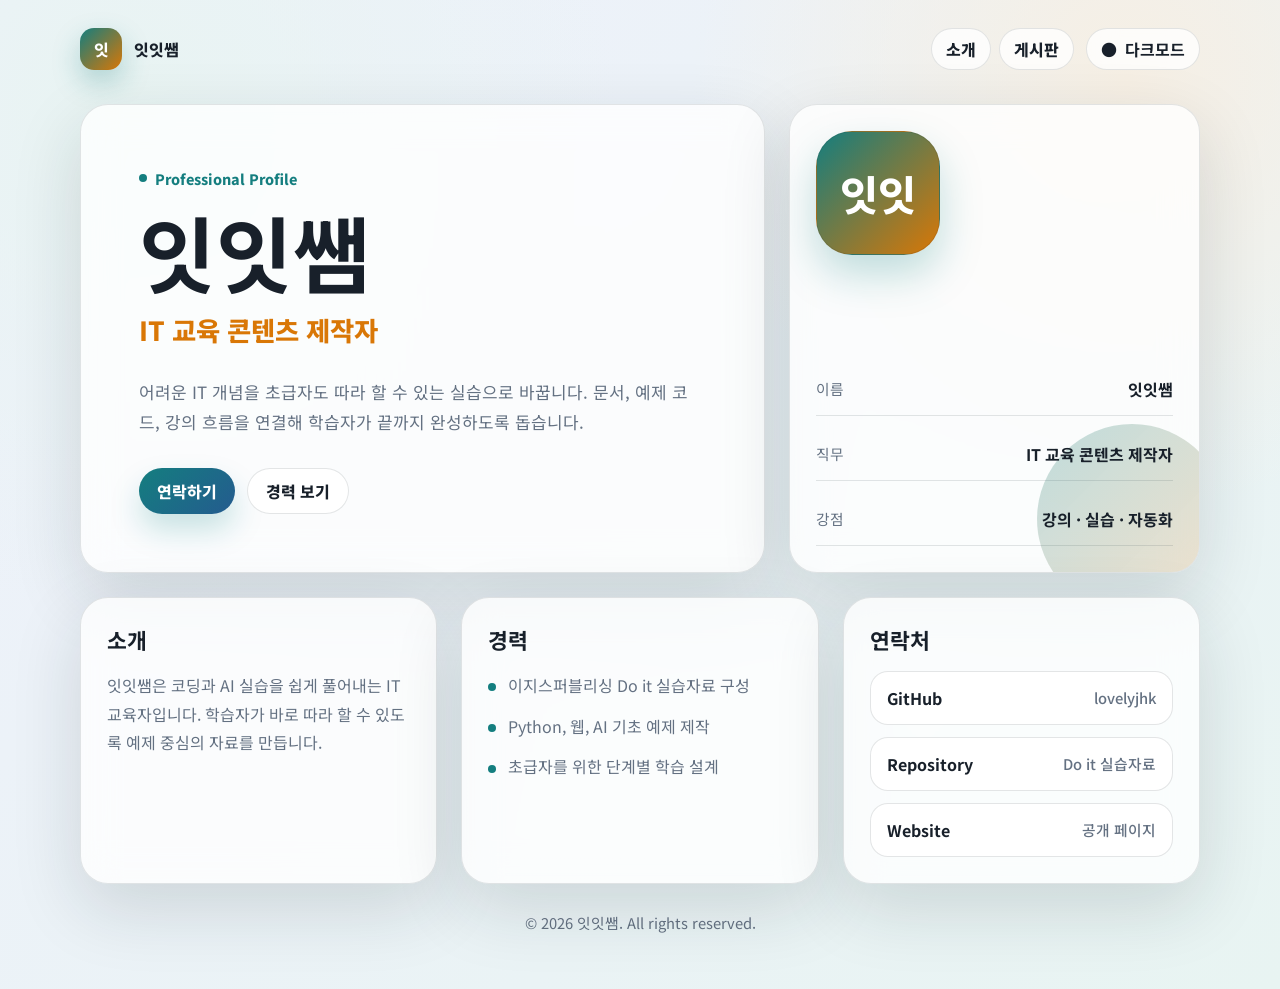
<file: index.html>
<!DOCTYPE html>
<html lang="ko">
<head>
  <meta charset="UTF-8" />
  <meta name="viewport" content="width=device-width, initial-scale=1.0" />
  <meta http-equiv="Cache-Control" content="no-cache, no-store, must-revalidate" />
  <meta http-equiv="Pragma" content="no-cache" />
  <meta http-equiv="Expires" content="0" />
  <title>잇잇쌤 | 자기소개</title>
  <link rel="preconnect" href="https://fonts.googleapis.com" />
  <link rel="preconnect" href="https://fonts.gstatic.com" crossorigin />
  <link href="https://fonts.googleapis.com/css2?family=Noto+Sans+KR:wght@400;500;700;800&display=swap" rel="stylesheet" />
  <style>
    :root {
      --bg-1: #e8f4f2;
      --bg-2: #f6efe4;
      --bg-3: #eef1fb;
      --text: #18202a;
      --muted: #647182;
      --card: rgba(255, 255, 255, 0.78);
      --card-solid: #ffffff;
      --line: rgba(31, 42, 55, 0.12);
      --accent: #147e7f;
      --accent-2: #d97706;
      --shadow: 0 24px 70px rgba(22, 34, 45, 0.14);
    }

    body.dark {
      --bg-1: #102326;
      --bg-2: #1c2430;
      --bg-3: #26202f;
      --text: #f4f7fb;
      --muted: #b4bfca;
      --card: rgba(21, 29, 39, 0.78);
      --card-solid: #151d27;
      --line: rgba(255, 255, 255, 0.13);
      --accent: #47c2bd;
      --accent-2: #f0a451;
      --shadow: 0 24px 70px rgba(0, 0, 0, 0.34);
    }

    * {
      box-sizing: border-box;
    }

    html {
      scroll-behavior: smooth;
    }

    body {
      min-height: 100vh;
      margin: 0;
      font-family: "Noto Sans KR", system-ui, sans-serif;
      color: var(--text);
      background:
        radial-gradient(circle at 10% 12%, var(--bg-1), transparent 34%),
        radial-gradient(circle at 88% 8%, var(--bg-2), transparent 30%),
        linear-gradient(135deg, var(--bg-3), var(--bg-1));
      transition: background 0.3s ease, color 0.3s ease;
    }

    a {
      color: inherit;
      text-decoration: none;
    }

    .page {
      width: min(1120px, calc(100% - 40px));
      margin: 0 auto;
      padding: 28px 0 56px;
    }

    .topbar {
      display: flex;
      align-items: center;
      justify-content: space-between;
      gap: 18px;
      margin-bottom: 34px;
    }

    .brand {
      display: flex;
      align-items: center;
      gap: 12px;
      font-weight: 800;
    }

    .brand-mark {
      display: grid;
      width: 42px;
      height: 42px;
      place-items: center;
      border-radius: 14px;
      color: #ffffff;
      background: linear-gradient(135deg, var(--accent), var(--accent-2));
      box-shadow: 0 12px 28px rgba(20, 126, 127, 0.28);
    }

    .nav-actions {
      display: flex;
      align-items: center;
      gap: 12px;
    }

    .nav-links {
      display: flex;
      align-items: center;
      gap: 8px;
    }

    .nav-link {
      display: inline-flex;
      align-items: center;
      min-height: 42px;
      padding: 0 14px;
      border: 1px solid var(--line);
      border-radius: 999px;
      color: var(--text);
      background: var(--card);
      font-weight: 800;
      backdrop-filter: blur(14px);
      transition: transform 0.2s ease, border-color 0.2s ease;
    }

    .nav-link:hover {
      transform: translateY(-1px);
      border-color: var(--accent);
    }

    .theme-toggle {
      display: inline-flex;
      align-items: center;
      gap: 8px;
      min-height: 42px;
      padding: 0 14px;
      border: 1px solid var(--line);
      border-radius: 999px;
      color: var(--text);
      background: var(--card);
      cursor: pointer;
      font: inherit;
      font-weight: 700;
      backdrop-filter: blur(14px);
      transition: transform 0.2s ease, border-color 0.2s ease, background 0.2s ease;
    }

    .theme-toggle:hover {
      transform: translateY(-1px);
      border-color: var(--accent);
    }

    .hero {
      display: grid;
      grid-template-columns: 1.25fr 0.75fr;
      gap: 24px;
      align-items: stretch;
      margin-bottom: 24px;
    }

    .hero-card,
    .profile-card,
    .section-card {
      border: 1px solid var(--line);
      border-radius: 28px;
      background: var(--card);
      box-shadow: var(--shadow);
      backdrop-filter: blur(18px);
    }

    .hero-card {
      padding: clamp(30px, 5vw, 58px);
    }

    .eyebrow {
      display: inline-flex;
      align-items: center;
      gap: 8px;
      margin-bottom: 18px;
      color: var(--accent);
      font-size: 0.9rem;
      font-weight: 800;
    }

    .eyebrow::before {
      content: "";
      width: 8px;
      height: 8px;
      border-radius: 50%;
      background: var(--accent);
    }

    h1,
    h2,
    p {
      margin: 0;
    }

    h1 {
      max-width: 760px;
      font-size: clamp(2.4rem, 7vw, 5.2rem);
      line-height: 1.05;
      letter-spacing: 0;
    }

    .role {
      margin-top: 16px;
      color: var(--accent-2);
      font-size: clamp(1.2rem, 3vw, 1.65rem);
      font-weight: 800;
    }

    .intro-copy {
      max-width: 680px;
      margin-top: 28px;
      color: var(--muted);
      font-size: 1.06rem;
      line-height: 1.8;
    }

    .actions {
      display: flex;
      flex-wrap: wrap;
      gap: 12px;
      margin-top: 30px;
    }

    .button {
      display: inline-flex;
      align-items: center;
      justify-content: center;
      min-height: 46px;
      padding: 0 18px;
      border-radius: 999px;
      font-weight: 800;
    }

    .button.primary {
      color: #ffffff;
      background: linear-gradient(135deg, var(--accent), #245b8f);
      box-shadow: 0 16px 30px rgba(20, 126, 127, 0.22);
    }

    .button.secondary {
      border: 1px solid var(--line);
      background: var(--card-solid);
    }

    .profile-card {
      display: flex;
      flex-direction: column;
      justify-content: space-between;
      min-height: 420px;
      padding: 26px;
      overflow: hidden;
      position: relative;
    }

    .profile-card::before {
      content: "";
      position: absolute;
      inset: auto -28px -42px auto;
      width: 190px;
      height: 190px;
      border-radius: 50%;
      background: linear-gradient(135deg, rgba(20, 126, 127, 0.26), rgba(217, 119, 6, 0.2));
    }

    .avatar {
      display: grid;
      width: 124px;
      height: 124px;
      place-items: center;
      border: 1px solid var(--line);
      border-radius: 36px;
      color: #ffffff;
      background: linear-gradient(135deg, var(--accent), var(--accent-2));
      font-size: 2.6rem;
      font-weight: 800;
      box-shadow: 0 20px 42px rgba(20, 126, 127, 0.26);
    }

    .profile-meta {
      position: relative;
      display: grid;
      gap: 12px;
    }

    .meta-item {
      display: flex;
      align-items: center;
      justify-content: space-between;
      gap: 16px;
      padding: 14px 0;
      border-bottom: 1px solid var(--line);
    }

    .meta-item span {
      color: var(--muted);
      font-size: 0.92rem;
    }

    .meta-item strong {
      text-align: right;
    }

    .grid {
      display: grid;
      grid-template-columns: repeat(3, 1fr);
      gap: 24px;
    }

    .section-card {
      padding: 26px;
    }

    .section-card h2 {
      margin-bottom: 16px;
      font-size: 1.35rem;
    }

    .section-card p,
    .section-card li {
      color: var(--muted);
      font-size: 1rem;
      line-height: 1.8;
    }

    .section-card ul {
      display: grid;
      gap: 12px;
      margin: 0;
      padding: 0;
      list-style: none;
    }

    .section-card li {
      position: relative;
      padding-left: 20px;
    }

    .section-card li::before {
      content: "";
      position: absolute;
      top: 0.78em;
      left: 0;
      width: 8px;
      height: 8px;
      border-radius: 50%;
      background: var(--accent);
    }

    .contact-list {
      display: grid;
      gap: 12px;
    }

    .contact-link {
      display: flex;
      align-items: center;
      justify-content: space-between;
      gap: 14px;
      padding: 14px 16px;
      border: 1px solid var(--line);
      border-radius: 18px;
      background: var(--card-solid);
      color: var(--text);
      font-weight: 700;
    }

    .contact-link span {
      color: var(--muted);
      font-size: 0.92rem;
      font-weight: 500;
    }

    .board-section {
      margin-top: 24px;
      border: 1px solid var(--line);
      border-radius: 28px;
      background: var(--card);
      box-shadow: var(--shadow);
      backdrop-filter: blur(18px);
      overflow: hidden;
    }

    .board-head {
      display: flex;
      align-items: flex-end;
      justify-content: space-between;
      gap: 18px;
      padding: 26px;
      border-bottom: 1px solid var(--line);
      background: rgba(255, 255, 255, 0.38);
    }

    body.dark .board-head {
      background: rgba(255, 255, 255, 0.04);
    }

    .board-head h2 {
      margin-bottom: 8px;
      font-size: 1.45rem;
    }

    .board-head p {
      color: var(--muted);
      line-height: 1.7;
    }

    .board-count {
      display: inline-flex;
      align-items: center;
      min-height: 36px;
      padding: 0 12px;
      border: 1px solid var(--line);
      border-radius: 999px;
      color: var(--accent);
      background: var(--card-solid);
      font-weight: 800;
      white-space: nowrap;
    }

    .board-layout {
      display: grid;
      grid-template-columns: 360px 1fr;
      gap: 24px;
      padding: 26px;
    }

    .board-form {
      display: grid;
      gap: 14px;
      align-content: start;
    }

    .board-form label {
      display: grid;
      gap: 8px;
      color: var(--muted);
      font-weight: 800;
    }

    .board-form input,
    .board-form textarea {
      width: 100%;
      border: 1px solid var(--line);
      border-radius: 16px;
      padding: 13px 14px;
      color: var(--text);
      background: var(--card-solid);
      font: inherit;
      outline: none;
      transition: border-color 0.2s ease, box-shadow 0.2s ease;
    }

    .board-form textarea {
      min-height: 150px;
      resize: vertical;
    }

    .board-form input:focus,
    .board-form textarea:focus {
      border-color: var(--accent);
      box-shadow: 0 0 0 4px rgba(20, 126, 127, 0.13);
    }

    .board-submit {
      min-height: 46px;
      border: 0;
      border-radius: 999px;
      color: #ffffff;
      background: linear-gradient(135deg, var(--accent), #245b8f);
      font: inherit;
      font-weight: 800;
      cursor: pointer;
    }

    .board-grid {
      display: grid;
      grid-template-columns: repeat(2, minmax(0, 1fr));
      gap: 16px;
      align-content: start;
    }

    .post-card {
      min-height: 170px;
      padding: 18px;
      border: 1px solid var(--line);
      border-radius: 20px;
      background: var(--card-solid);
    }

    .post-card h3 {
      margin-bottom: 10px;
      font-size: 1.1rem;
    }

    .post-card p {
      color: var(--muted);
      line-height: 1.75;
      white-space: pre-wrap;
    }

    .post-meta {
      display: flex;
      align-items: center;
      justify-content: space-between;
      gap: 12px;
      margin-top: 18px;
      color: var(--muted);
      font-size: 0.88rem;
    }

    .post-delete {
      border: 0;
      border-radius: 999px;
      padding: 7px 10px;
      color: #ffffff;
      background: #b84642;
      font: inherit;
      font-size: 0.82rem;
      font-weight: 800;
      cursor: pointer;
    }

    .board-empty {
      grid-column: 1 / -1;
      padding: 34px 20px;
      border: 1px dashed var(--line);
      border-radius: 20px;
      color: var(--muted);
      background: var(--card-solid);
      text-align: center;
    }

    footer {
      margin-top: 28px;
      color: var(--muted);
      text-align: center;
      font-size: 0.92rem;
    }

    @media (max-width: 860px) {
      .page {
        width: min(100% - 28px, 720px);
        padding-top: 18px;
      }

      .topbar {
        margin-bottom: 18px;
      }

      .hero,
      .grid,
      .board-layout {
        grid-template-columns: 1fr;
      }

      .board-grid {
        grid-template-columns: 1fr;
      }

      .profile-card {
        min-height: 340px;
      }
    }

    @media (max-width: 520px) {
      .topbar {
        align-items: flex-start;
        flex-direction: column;
      }

      .nav-actions {
        width: 100%;
        justify-content: space-between;
      }

      .brand span {
        display: none;
      }

      .theme-toggle {
        padding: 0 12px;
        font-size: 0.92rem;
      }

      .hero-card,
      .profile-card,
      .section-card {
        border-radius: 22px;
      }

      .hero-card,
      .section-card,
      .board-head,
      .board-layout {
        padding: 22px;
      }

      .profile-card {
        padding: 22px;
      }

      .actions {
        flex-direction: column;
      }

      .button,
      .contact-link,
      .board-submit {
        width: 100%;
      }

      .meta-item {
        align-items: flex-start;
        flex-direction: column;
        gap: 4px;
      }

      .meta-item strong {
        text-align: left;
      }
    }
  </style>
</head>
<body>
  <main class="page">
    <nav class="topbar" aria-label="상단 메뉴">
      <a class="brand" href="#top" aria-label="홈으로 이동">
        <span class="brand-mark">잇</span>
        <span>잇잇쌤</span>
      </a>
      <div class="nav-actions">
        <div class="nav-links" aria-label="페이지 메뉴">
          <a class="nav-link" href="#about">소개</a>
          <a class="nav-link" href="board/">게시판</a>
        </div>
        <button class="theme-toggle" type="button" aria-pressed="false">
          <span class="theme-icon">●</span>
          <span class="theme-text">다크모드</span>
        </button>
      </div>
    </nav>

    <header id="top" class="hero">
      <section class="hero-card" aria-labelledby="hero-title">
        <div class="eyebrow">Professional Profile</div>
        <h1 id="hero-title">잇잇쌤</h1>
        <p class="role">IT 교육 콘텐츠 제작자</p>
        <p class="intro-copy">
          어려운 IT 개념을 초급자도 따라 할 수 있는 실습으로 바꿉니다.
          문서, 예제 코드, 강의 흐름을 연결해 학습자가 끝까지 완성하도록 돕습니다.
        </p>
        <div class="actions">
          <a class="button primary" href="#contact">연락하기</a>
          <a class="button secondary" href="#experience">경력 보기</a>
        </div>
      </section>

      <aside class="profile-card" aria-label="프로필 요약">
        <div class="avatar" aria-hidden="true">잇잇</div>
        <div class="profile-meta">
          <div class="meta-item">
            <span>이름</span>
            <strong>잇잇쌤</strong>
          </div>
          <div class="meta-item">
            <span>직무</span>
            <strong>IT 교육 콘텐츠 제작자</strong>
          </div>
          <div class="meta-item">
            <span>강점</span>
            <strong>강의 · 실습 · 자동화</strong>
          </div>
        </div>
      </aside>
    </header>

    <section class="grid" aria-label="본문 섹션">
      <article class="section-card" id="about">
        <h2>소개</h2>
        <p>
          잇잇쌤은 코딩과 AI 실습을 쉽게 풀어내는 IT 교육자입니다.
          학습자가 바로 따라 할 수 있도록 예제 중심의 자료를 만듭니다.
        </p>
      </article>

      <article class="section-card" id="experience">
        <h2>경력</h2>
        <ul>
          <li>이지스퍼블리싱 Do it 실습자료 구성</li>
          <li>Python, 웹, AI 기초 예제 제작</li>
          <li>초급자를 위한 단계별 학습 설계</li>
        </ul>
      </article>

      <article class="section-card" id="contact">
        <h2>연락처</h2>
        <div class="contact-list">
          <a class="contact-link" href="https://github.com/lovelyjhk" target="_blank" rel="noreferrer">
            GitHub <span>lovelyjhk</span>
          </a>
          <a class="contact-link" href="https://github.com/lovelyjhk/codex" target="_blank" rel="noreferrer">
            Repository <span>Do it 실습자료</span>
          </a>
          <a class="contact-link" href="https://lovelyjhk.github.io/codex/" target="_blank" rel="noreferrer">
            Website <span>공개 페이지</span>
          </a>
        </div>
      </article>
    </section>

    <footer>
      © <span id="year"></span> 잇잇쌤. All rights reserved.
    </footer>
  </main>

  <script>
    const body = document.body;
    const toggle = document.querySelector(".theme-toggle");
    const themeText = document.querySelector(".theme-text");
    const themeIcon = document.querySelector(".theme-icon");
    const savedTheme = localStorage.getItem("profile-theme");
    const prefersDark = window.matchMedia("(prefers-color-scheme: dark)").matches;

    function setTheme(isDark) {
      body.classList.toggle("dark", isDark);
      toggle.setAttribute("aria-pressed", String(isDark));
      themeText.textContent = isDark ? "라이트모드" : "다크모드";
      themeIcon.textContent = isDark ? "○" : "●";
      localStorage.setItem("profile-theme", isDark ? "dark" : "light");
    }

    setTheme(savedTheme ? savedTheme === "dark" : prefersDark);

    toggle.addEventListener("click", () => {
      setTheme(!body.classList.contains("dark"));
    });

    document.querySelector("#year").textContent = new Date().getFullYear();
  </script>
</body>
</html>
</file>
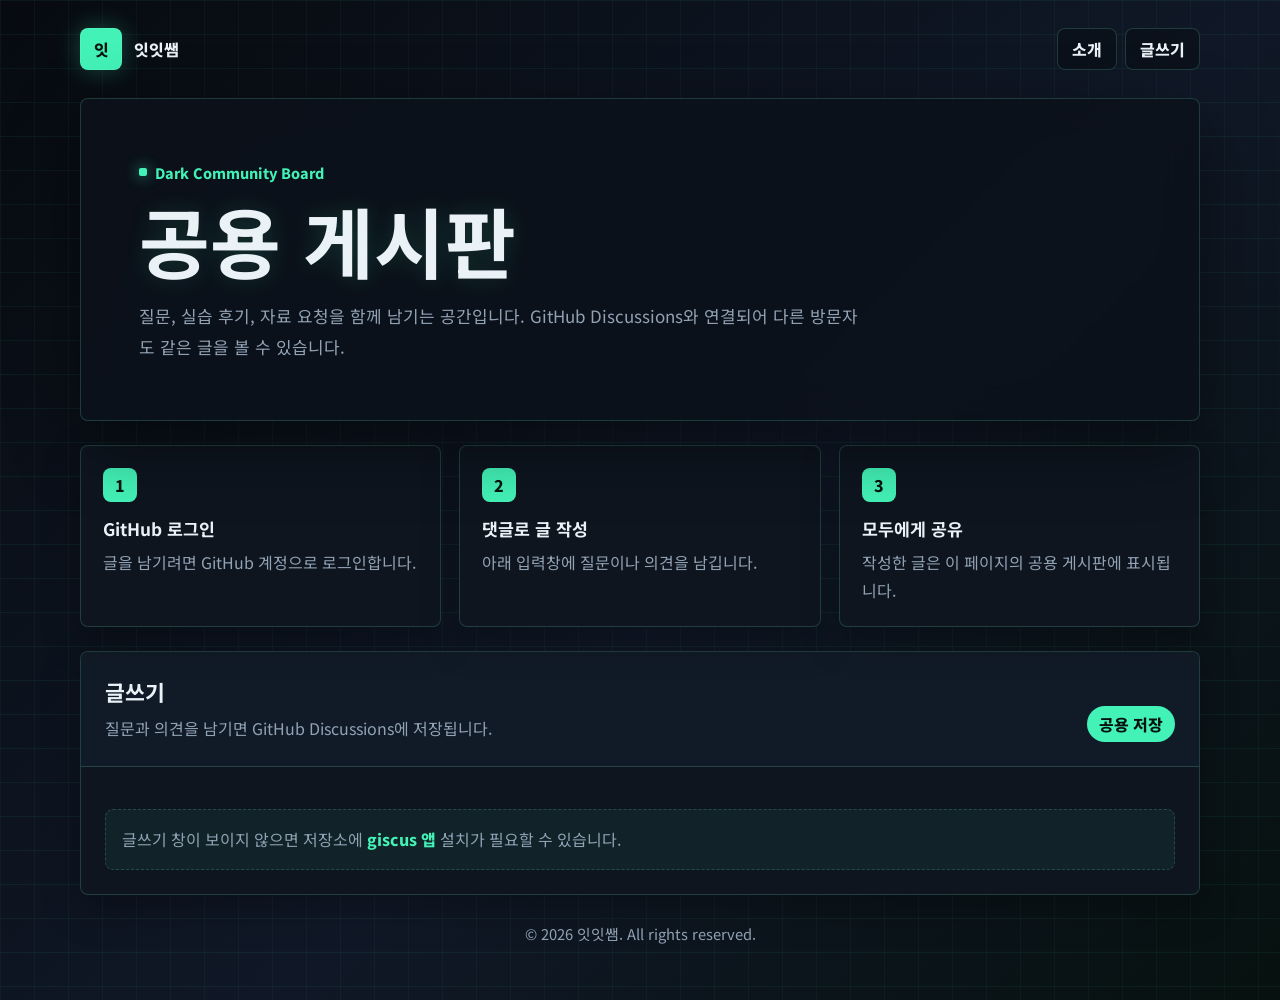
<file: board/index.html>
<!DOCTYPE html>
<html lang="ko">
<head>
  <meta charset="UTF-8" />
  <meta name="viewport" content="width=device-width, initial-scale=1.0" />
  <meta http-equiv="Cache-Control" content="no-cache, no-store, must-revalidate" />
  <meta http-equiv="Pragma" content="no-cache" />
  <meta http-equiv="Expires" content="0" />
  <title>잇잇쌤 | 공용 게시판</title>
  <link rel="preconnect" href="https://fonts.googleapis.com" />
  <link rel="preconnect" href="https://fonts.gstatic.com" crossorigin />
  <link href="https://fonts.googleapis.com/css2?family=Noto+Sans+KR:wght@400;500;700;800&display=swap" rel="stylesheet" />
  <style>
    :root {
      --bg: #070b10;
      --panel: rgba(12, 18, 27, 0.88);
      --solid: #0e151f;
      --soft: #111b27;
      --text: #eaf2f8;
      --muted: #91a2b4;
      --line: rgba(120, 255, 214, 0.18);
      --accent: #43f2b7;
      --accent-2: #8fb7ff;
      --warning: #f5c46b;
      --shadow: 0 24px 70px rgba(0, 0, 0, 0.45);
    }

    * {
      box-sizing: border-box;
    }

    html {
      scroll-behavior: smooth;
    }

    body {
      min-height: 100vh;
      margin: 0;
      font-family: "Noto Sans KR", system-ui, sans-serif;
      color: var(--text);
      background:
        linear-gradient(rgba(67, 242, 183, 0.06) 1px, transparent 1px),
        linear-gradient(90deg, rgba(67, 242, 183, 0.045) 1px, transparent 1px),
        linear-gradient(135deg, #070b10 0%, #101827 56%, #07110f 100%);
      background-size: 34px 34px, 34px 34px, auto;
    }

    a {
      color: inherit;
      text-decoration: none;
    }

    .page {
      width: min(1120px, calc(100% - 40px));
      margin: 0 auto;
      padding: 28px 0 56px;
    }

    .topbar {
      display: flex;
      align-items: center;
      justify-content: space-between;
      gap: 18px;
      margin-bottom: 28px;
    }

    .brand {
      display: flex;
      align-items: center;
      gap: 12px;
      font-weight: 800;
    }

    .brand-mark {
      display: grid;
      width: 42px;
      height: 42px;
      place-items: center;
      border: 1px solid var(--line);
      border-radius: 8px;
      color: #08120f;
      background: var(--accent);
      box-shadow: 0 0 24px rgba(67, 242, 183, 0.28);
    }

    .nav {
      display: flex;
      align-items: center;
      gap: 8px;
    }

    .nav a {
      display: inline-flex;
      align-items: center;
      min-height: 42px;
      padding: 0 14px;
      border: 1px solid var(--line);
      border-radius: 8px;
      background: var(--panel);
      font-weight: 800;
      backdrop-filter: blur(14px);
      transition: border-color 0.2s ease, color 0.2s ease;
    }

    .nav a:hover {
      border-color: var(--accent);
      color: var(--accent);
    }

    .hero {
      padding: clamp(30px, 5vw, 58px);
      border: 1px solid var(--line);
      border-radius: 8px;
      background: var(--panel);
      box-shadow: var(--shadow);
      backdrop-filter: blur(18px);
    }

    .eyebrow {
      display: inline-flex;
      align-items: center;
      gap: 8px;
      margin-bottom: 16px;
      color: var(--accent);
      font-size: 0.9rem;
      font-weight: 800;
      letter-spacing: 0;
    }

    .eyebrow::before {
      content: "";
      width: 8px;
      height: 8px;
      border-radius: 2px;
      background: var(--accent);
      box-shadow: 0 0 14px rgba(67, 242, 183, 0.8);
    }

    h1,
    h2,
    h3,
    p {
      margin: 0;
    }

    h1 {
      max-width: 760px;
      font-size: clamp(2.35rem, 7vw, 4.8rem);
      line-height: 1.08;
      letter-spacing: 0;
      text-shadow: 0 0 22px rgba(67, 242, 183, 0.16);
    }

    .hero-copy {
      max-width: 720px;
      margin-top: 20px;
      color: var(--muted);
      font-size: 1.06rem;
      line-height: 1.8;
    }

    .guide-grid {
      display: grid;
      grid-template-columns: repeat(3, 1fr);
      gap: 18px;
      margin-top: 24px;
    }

    .guide-card,
    .board-panel {
      border: 1px solid var(--line);
      border-radius: 8px;
      background: var(--solid);
      box-shadow: 0 14px 38px rgba(0, 0, 0, 0.28);
    }

    .guide-card {
      padding: 22px;
    }

    .guide-card span {
      display: inline-flex;
      align-items: center;
      justify-content: center;
      width: 34px;
      height: 34px;
      margin-bottom: 14px;
      border-radius: 8px;
      color: #08120f;
      background: var(--accent);
      font-weight: 800;
    }

    .guide-card h3 {
      margin-bottom: 8px;
      font-size: 1.08rem;
    }

    .guide-card p {
      color: var(--muted);
      line-height: 1.7;
    }

    .board-panel {
      margin-top: 24px;
      overflow: hidden;
    }

    .board-head {
      display: flex;
      align-items: flex-end;
      justify-content: space-between;
      gap: 18px;
      padding: 24px;
      border-bottom: 1px solid var(--line);
      background: var(--soft);
    }

    .board-head h2 {
      margin-bottom: 8px;
      font-size: 1.35rem;
    }

    .board-head p {
      color: var(--muted);
      line-height: 1.7;
    }

    .board-badge {
      display: inline-flex;
      align-items: center;
      min-height: 36px;
      padding: 0 12px;
      border-radius: 999px;
      color: #08120f;
      background: var(--accent);
      font-weight: 800;
      white-space: nowrap;
    }

    .discussion-wrap {
      padding: 24px;
    }

    .fallback {
      margin-top: 18px;
      padding: 16px;
      border: 1px dashed var(--line);
      border-radius: 8px;
      color: var(--muted);
      line-height: 1.7;
      background: rgba(67, 242, 183, 0.06);
    }

    .fallback a {
      color: var(--accent);
      font-weight: 800;
    }

    footer {
      margin-top: 28px;
      color: var(--muted);
      text-align: center;
      font-size: 0.92rem;
    }

    @media (max-width: 840px) {
      .guide-grid {
        grid-template-columns: 1fr;
      }

      .board-head {
        align-items: flex-start;
        flex-direction: column;
      }
    }

    @media (max-width: 520px) {
      .page {
        width: min(100% - 28px, 720px);
        padding-top: 18px;
      }

      .topbar {
        align-items: flex-start;
        flex-direction: column;
      }

      .nav {
        width: 100%;
      }

      .nav a {
        flex: 1;
        justify-content: center;
      }

      .hero,
      .guide-card,
      .board-head,
      .discussion-wrap {
        padding: 22px;
      }
    }
  </style>
</head>
<body>
  <main class="page">
    <nav class="topbar" aria-label="상단 메뉴">
      <a class="brand" href="../" aria-label="홈으로 이동">
        <span class="brand-mark">잇</span>
        <span>잇잇쌤</span>
      </a>
      <div class="nav">
        <a href="../">소개</a>
        <a href="#write">글쓰기</a>
      </div>
    </nav>

    <header class="hero">
      <div class="eyebrow">Dark Community Board</div>
      <h1>공용 게시판</h1>
      <p class="hero-copy">
        질문, 실습 후기, 자료 요청을 함께 남기는 공간입니다.
        GitHub Discussions와 연결되어 다른 방문자도 같은 글을 볼 수 있습니다.
      </p>
    </header>

    <section class="guide-grid" aria-label="게시판 사용 안내">
      <article class="guide-card">
        <span>1</span>
        <h3>GitHub 로그인</h3>
        <p>글을 남기려면 GitHub 계정으로 로그인합니다.</p>
      </article>
      <article class="guide-card">
        <span>2</span>
        <h3>댓글로 글 작성</h3>
        <p>아래 입력창에 질문이나 의견을 남깁니다.</p>
      </article>
      <article class="guide-card">
        <span>3</span>
        <h3>모두에게 공유</h3>
        <p>작성한 글은 이 페이지의 공용 게시판에 표시됩니다.</p>
      </article>
    </section>

    <section class="board-panel" id="write" aria-labelledby="board-title">
      <div class="board-head">
        <div>
          <h2 id="board-title">글쓰기</h2>
          <p>질문과 의견을 남기면 GitHub Discussions에 저장됩니다.</p>
        </div>
        <span class="board-badge">공용 저장</span>
      </div>

      <div class="discussion-wrap">
        <script src="https://giscus.app/client.js"
          data-repo="lovelyjhk/codex"
          data-repo-id="R_kgDOSZYbeg"
          data-category="General"
          data-category-id="DIC_kwDOSZYbes4C9JkH"
          data-mapping="pathname"
          data-strict="0"
          data-reactions-enabled="1"
          data-emit-metadata="0"
          data-input-position="top"
          data-theme="dark_dimmed"
          data-lang="ko"
          crossorigin="anonymous"
          async>
        </script>
        <div class="fallback">
          글쓰기 창이 보이지 않으면 저장소에
          <a href="https://github.com/apps/giscus" target="_blank" rel="noreferrer">giscus 앱</a>
          설치가 필요할 수 있습니다.
        </div>
      </div>
    </section>

    <footer>
      © <span id="year"></span> 잇잇쌤. All rights reserved.
    </footer>
  </main>

  <script>
    document.querySelector("#year").textContent = new Date().getFullYear();
  </script>
</body>
</html>
</file>
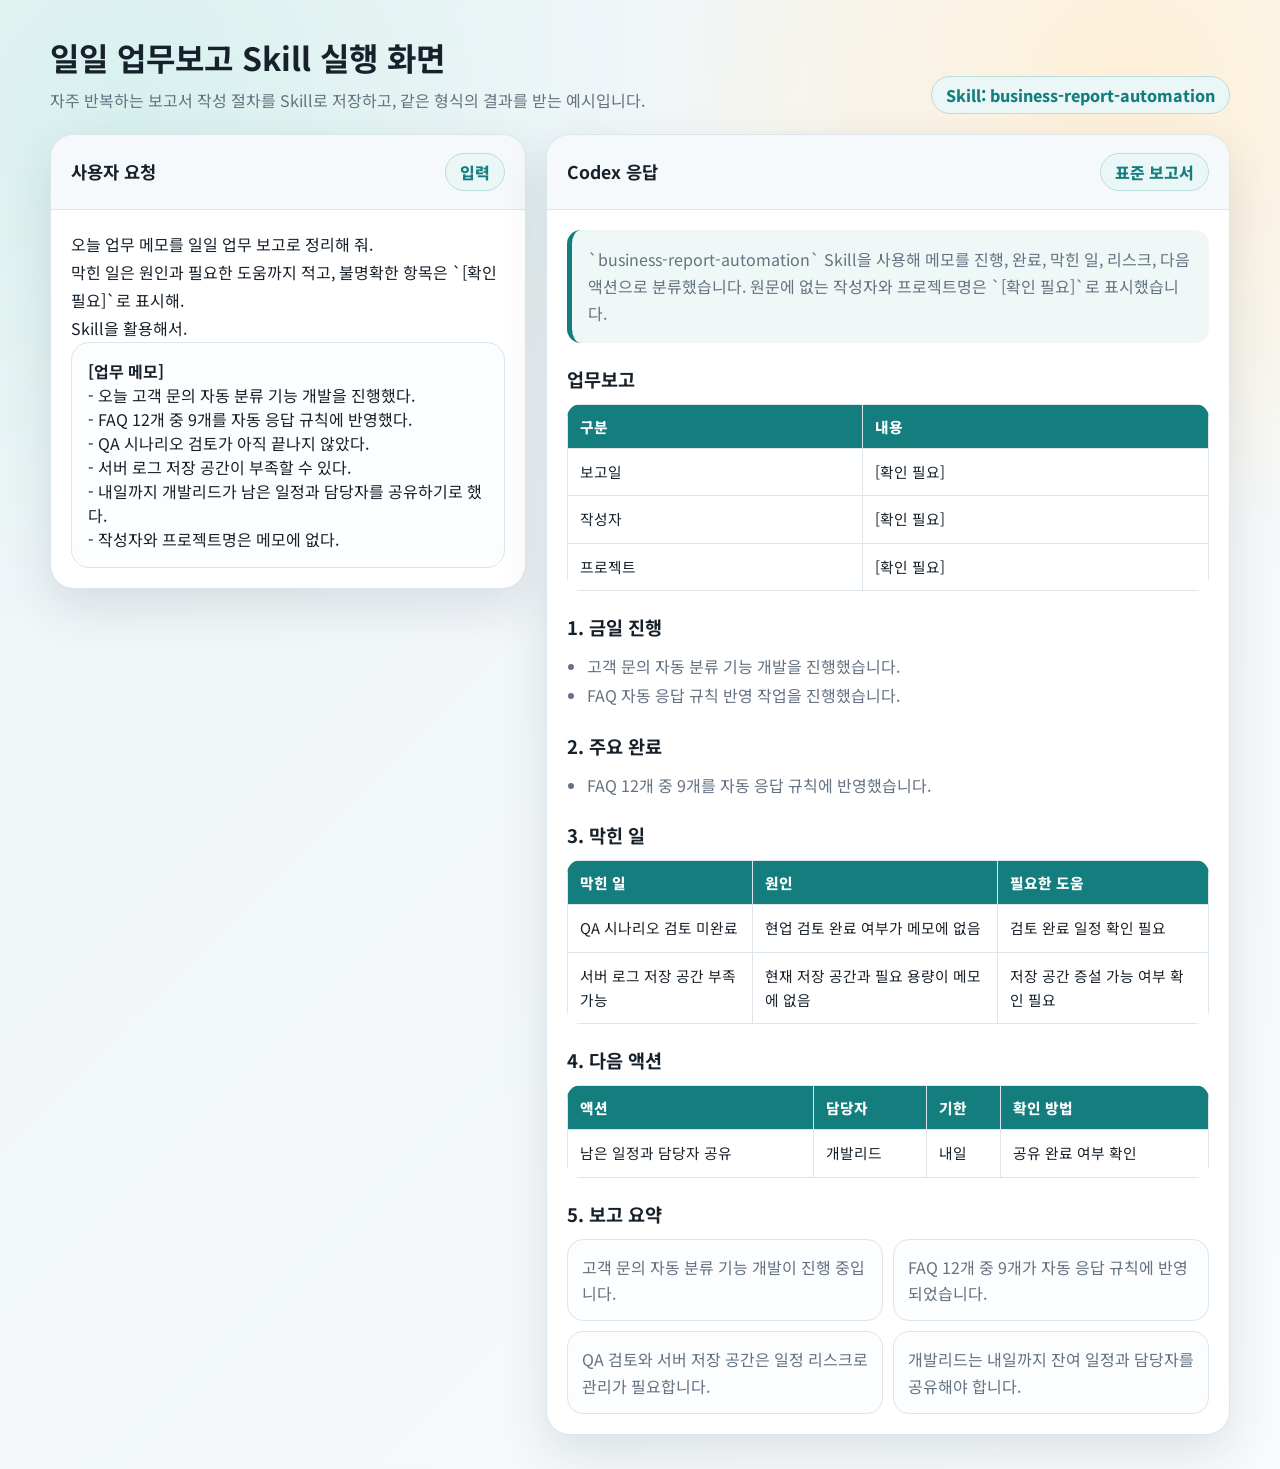
<file: chapter16/일일업무보고_Skill_실행화면_캡처용.html>
<!DOCTYPE html>
<html lang="ko">
<head>
  <meta charset="UTF-8" />
  <meta name="viewport" content="width=device-width, initial-scale=1.0" />
  <title>일일 업무보고 Skill 실행 화면</title>
  <link rel="preconnect" href="https://fonts.googleapis.com" />
  <link rel="preconnect" href="https://fonts.gstatic.com" crossorigin />
  <link href="https://fonts.googleapis.com/css2?family=Noto+Sans+KR:wght@400;500;700;800&display=swap" rel="stylesheet" />
  <style>
    :root {
      --bg: #eef4f7;
      --card: #ffffff;
      --soft: #f6f9fb;
      --text: #17212b;
      --muted: #647282;
      --line: #dce5eb;
      --accent: #147e7f;
      --accent-2: #d97706;
      --shadow: 0 18px 48px rgba(35, 49, 63, 0.12);
    }

    * {
      box-sizing: border-box;
    }

    body {
      min-height: 100vh;
      margin: 0;
      font-family: "Noto Sans KR", "Malgun Gothic", system-ui, sans-serif;
      color: var(--text);
      background:
        radial-gradient(circle at 10% 8%, #d7f1ee, transparent 32rem),
        radial-gradient(circle at 88% 6%, #fff0d7, transparent 30rem),
        linear-gradient(135deg, #eef4f7, #f8fbfc);
    }

    .page {
      width: min(1180px, calc(100% - 44px));
      margin: 0 auto;
      padding: 34px 0;
    }

    .top {
      display: flex;
      align-items: flex-end;
      justify-content: space-between;
      gap: 18px;
      margin-bottom: 20px;
    }

    h1,
    h2,
    h3,
    p {
      margin: 0;
    }

    h1 {
      font-size: 2rem;
      letter-spacing: 0;
    }

    .subtitle {
      margin-top: 8px;
      color: var(--muted);
      line-height: 1.6;
    }

    .chip {
      display: inline-flex;
      align-items: center;
      min-height: 38px;
      padding: 0 14px;
      border: 1px solid #b9dedc;
      border-radius: 999px;
      color: var(--accent);
      background: #eaf7f6;
      font-weight: 800;
      white-space: nowrap;
    }

    .screen {
      display: grid;
      grid-template-columns: 0.82fr 1.18fr;
      gap: 20px;
      align-items: start;
    }

    .panel {
      overflow: hidden;
      border: 1px solid var(--line);
      border-radius: 24px;
      background: var(--card);
      box-shadow: var(--shadow);
    }

    .panel-head {
      display: flex;
      align-items: center;
      justify-content: space-between;
      gap: 12px;
      padding: 18px 20px;
      border-bottom: 1px solid var(--line);
      background: var(--soft);
    }

    .panel-head h2 {
      font-size: 1.1rem;
    }

    .panel-body {
      padding: 20px;
    }

    .prompt {
      display: grid;
      gap: 16px;
      color: var(--text);
      line-height: 1.75;
      white-space: pre-wrap;
    }

    .memo {
      padding: 16px;
      border: 1px solid var(--line);
      border-radius: 18px;
      background: #fbfdfe;
    }

    .assistant-note {
      margin-bottom: 18px;
      padding: 16px;
      border-left: 5px solid var(--accent);
      border-radius: 14px;
      color: var(--muted);
      background: #eff8f7;
      line-height: 1.7;
    }

    .report h2 {
      margin: 22px 0 12px;
      font-size: 1.16rem;
    }

    .report h2:first-child {
      margin-top: 0;
    }

    .report ul {
      margin: 0;
      padding-left: 20px;
      color: var(--muted);
      line-height: 1.8;
    }

    table {
      width: 100%;
      border-collapse: collapse;
      overflow: hidden;
      border-radius: 14px;
      font-size: 0.92rem;
    }

    th,
    td {
      padding: 11px 12px;
      border: 1px solid var(--line);
      text-align: left;
      vertical-align: top;
    }

    th {
      color: #ffffff;
      background: var(--accent);
      font-weight: 800;
    }

    td {
      background: #ffffff;
      line-height: 1.65;
    }

    .summary {
      display: grid;
      grid-template-columns: repeat(2, minmax(0, 1fr));
      gap: 10px;
      margin-top: 12px;
    }

    .summary div {
      min-height: 72px;
      padding: 14px;
      border: 1px solid var(--line);
      border-radius: 16px;
      color: var(--muted);
      background: #fbfdfe;
      line-height: 1.65;
    }

    @media (max-width: 980px) {
      .screen,
      .summary {
        grid-template-columns: 1fr;
      }
    }
  </style>
</head>
<body>
  <main class="page">
    <header class="top">
      <div>
        <h1>일일 업무보고 Skill 실행 화면</h1>
        <p class="subtitle">자주 반복하는 보고서 작성 절차를 Skill로 저장하고, 같은 형식의 결과를 받는 예시입니다.</p>
      </div>
      <span class="chip">Skill: business-report-automation</span>
    </header>

    <section class="screen" aria-label="Skill 실행 예시">
      <article class="panel">
        <div class="panel-head">
          <h2>사용자 요청</h2>
          <span class="chip">입력</span>
        </div>
        <div class="panel-body">
          <div class="prompt">오늘 업무 메모를 일일 업무 보고로 정리해 줘.
막힌 일은 원인과 필요한 도움까지 적고, 불명확한 항목은 `[확인 필요]`로 표시해.
Skill을 활용해서.</div>

          <div class="memo">
            <strong>[업무 메모]</strong><br />
            - 오늘 고객 문의 자동 분류 기능 개발을 진행했다.<br />
            - FAQ 12개 중 9개를 자동 응답 규칙에 반영했다.<br />
            - QA 시나리오 검토가 아직 끝나지 않았다.<br />
            - 서버 로그 저장 공간이 부족할 수 있다.<br />
            - 내일까지 개발리드가 남은 일정과 담당자를 공유하기로 했다.<br />
            - 작성자와 프로젝트명은 메모에 없다.
          </div>
        </div>
      </article>

      <article class="panel">
        <div class="panel-head">
          <h2>Codex 응답</h2>
          <span class="chip">표준 보고서</span>
        </div>
        <div class="panel-body report">
          <div class="assistant-note">
            `business-report-automation` Skill을 사용해 메모를 진행, 완료, 막힌 일, 리스크, 다음 액션으로 분류했습니다.
            원문에 없는 작성자와 프로젝트명은 `[확인 필요]`로 표시했습니다.
          </div>

          <h2>업무보고</h2>
          <table>
            <tr><th>구분</th><th>내용</th></tr>
            <tr><td>보고일</td><td>[확인 필요]</td></tr>
            <tr><td>작성자</td><td>[확인 필요]</td></tr>
            <tr><td>프로젝트</td><td>[확인 필요]</td></tr>
          </table>

          <h2>1. 금일 진행</h2>
          <ul>
            <li>고객 문의 자동 분류 기능 개발을 진행했습니다.</li>
            <li>FAQ 자동 응답 규칙 반영 작업을 진행했습니다.</li>
          </ul>

          <h2>2. 주요 완료</h2>
          <ul>
            <li>FAQ 12개 중 9개를 자동 응답 규칙에 반영했습니다.</li>
          </ul>

          <h2>3. 막힌 일</h2>
          <table>
            <tr><th>막힌 일</th><th>원인</th><th>필요한 도움</th></tr>
            <tr>
              <td>QA 시나리오 검토 미완료</td>
              <td>현업 검토 완료 여부가 메모에 없음</td>
              <td>검토 완료 일정 확인 필요</td>
            </tr>
            <tr>
              <td>서버 로그 저장 공간 부족 가능</td>
              <td>현재 저장 공간과 필요 용량이 메모에 없음</td>
              <td>저장 공간 증설 가능 여부 확인 필요</td>
            </tr>
          </table>

          <h2>4. 다음 액션</h2>
          <table>
            <tr><th>액션</th><th>담당자</th><th>기한</th><th>확인 방법</th></tr>
            <tr>
              <td>남은 일정과 담당자 공유</td>
              <td>개발리드</td>
              <td>내일</td>
              <td>공유 완료 여부 확인</td>
            </tr>
          </table>

          <h2>5. 보고 요약</h2>
          <div class="summary">
            <div>고객 문의 자동 분류 기능 개발이 진행 중입니다.</div>
            <div>FAQ 12개 중 9개가 자동 응답 규칙에 반영되었습니다.</div>
            <div>QA 검토와 서버 저장 공간은 일정 리스크로 관리가 필요합니다.</div>
            <div>개발리드는 내일까지 잔여 일정과 담당자를 공유해야 합니다.</div>
          </div>
        </div>
      </article>
    </section>
  </main>
</body>
</html>
</file>
